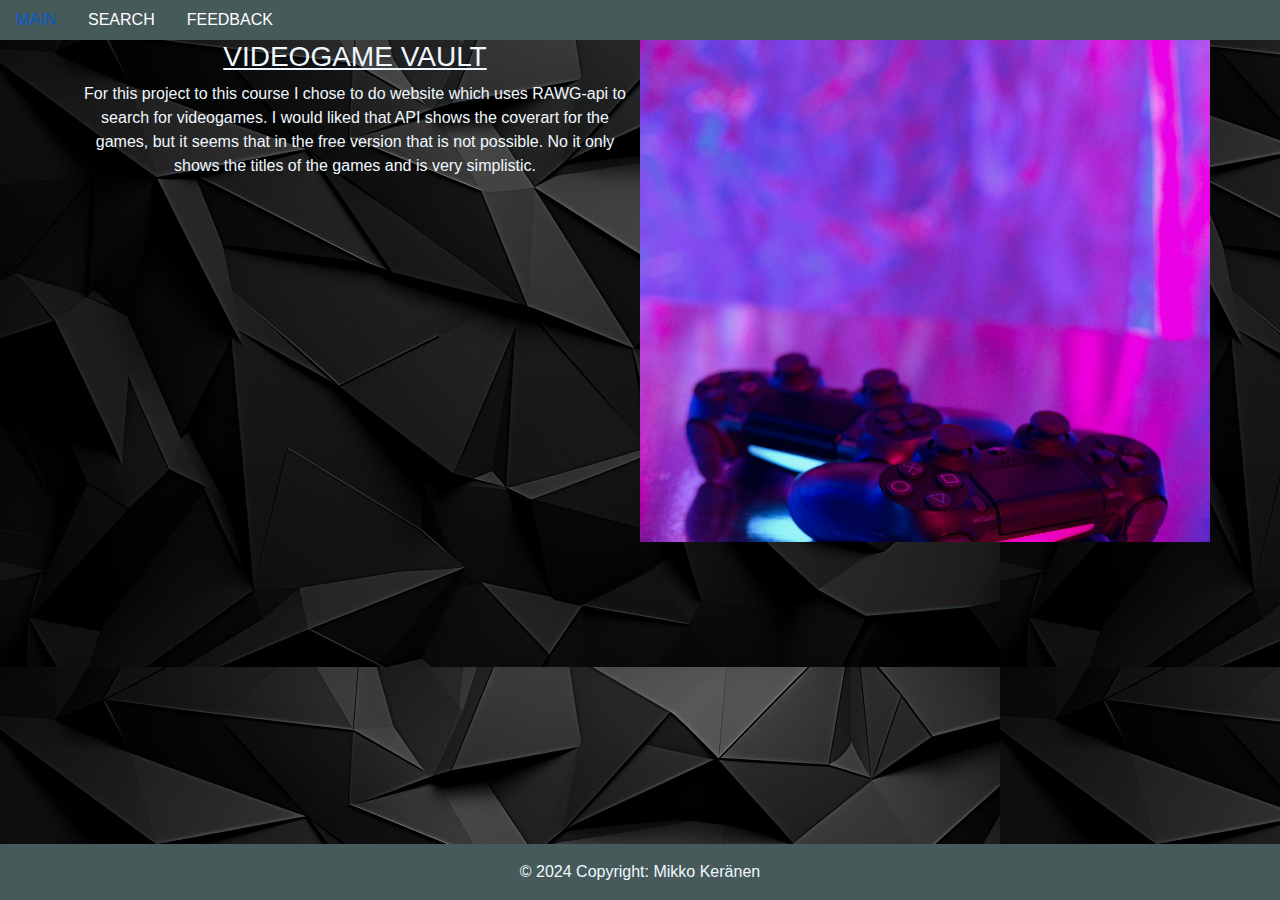
<file: index.html>
<!DOCTYPE html>
<html lang="en">
<head>
    <meta charset="UTF-8">
    <meta name="viewport" content="width=device-width, initial-scale=1.0">
    <title>VIDEOGAME VAULT</title>
    <link href="https://cdn.jsdelivr.net/npm/bootstrap@5.3.3/dist/css/bootstrap.min.css" rel="stylesheet" integrity="sha384-QWTKZyjpPEjISv5WaRU9OFeRpok6YctnYmDr5pNlyT2bRjXh0JMhjY6hW+ALEwIH" crossorigin="anonymous">
    <link href="./css/index.css" rel="stylesheet">
    <style>
        .nav-link {
            color: white; 
        }
    </style>
</head>
<body>
  <ul class="nav" style="background-color: #475a5a">
    <li class="nav-item">
      <a class="nav-link active" aria-current="page" href="./index.html">MAIN</a>
    </li>
    <li class="nav-item">
      <a class="nav-link" href="./gamesearch.html">SEARCH</a>
    </li>
    <li class="nav-item">
      <a class="nav-link" href="./feedback.html">FEEDBACK</a>
    </li>
  </ul>
      </div>
    </div>
</nav>
<div class="container text-center">
  <div class="row">
    <div class="col">
      <h3>VIDEOGAME VAULT</h3>
      <p>
        For this project to this course I chose to do website which uses RAWG-api to search for videogames. I would liked that
        API shows the coverart for the games, but it seems that in the free version that is not possible. No it only shows the 
        titles of the games and is very simplistic.  
      </p>
    </div>
    <div class="col">
    </div>
  </div>
</div>
<footer class="bg-body-tertiary text-center text-lg-start">
  <div class="text-center p-3" style="background-color: #475a5a">
    © 2024 Copyright: Mikko Keränen
  </div>
</footer>
<script src="https://cdn.jsdelivr.net/npm/bootstrap@5.3.3/dist/js/bootstrap.bundle.min.js" integrity="sha384-YvpcrYf0tY3lHB60NNkmXc5s9fDVZLESaAA55NDzOxhy9GkcIdslK1eN7N6jIeHz" crossorigin="anonymous"></script>
<script src="./jscript/index.js"></script>
</body>
</html>
</file>
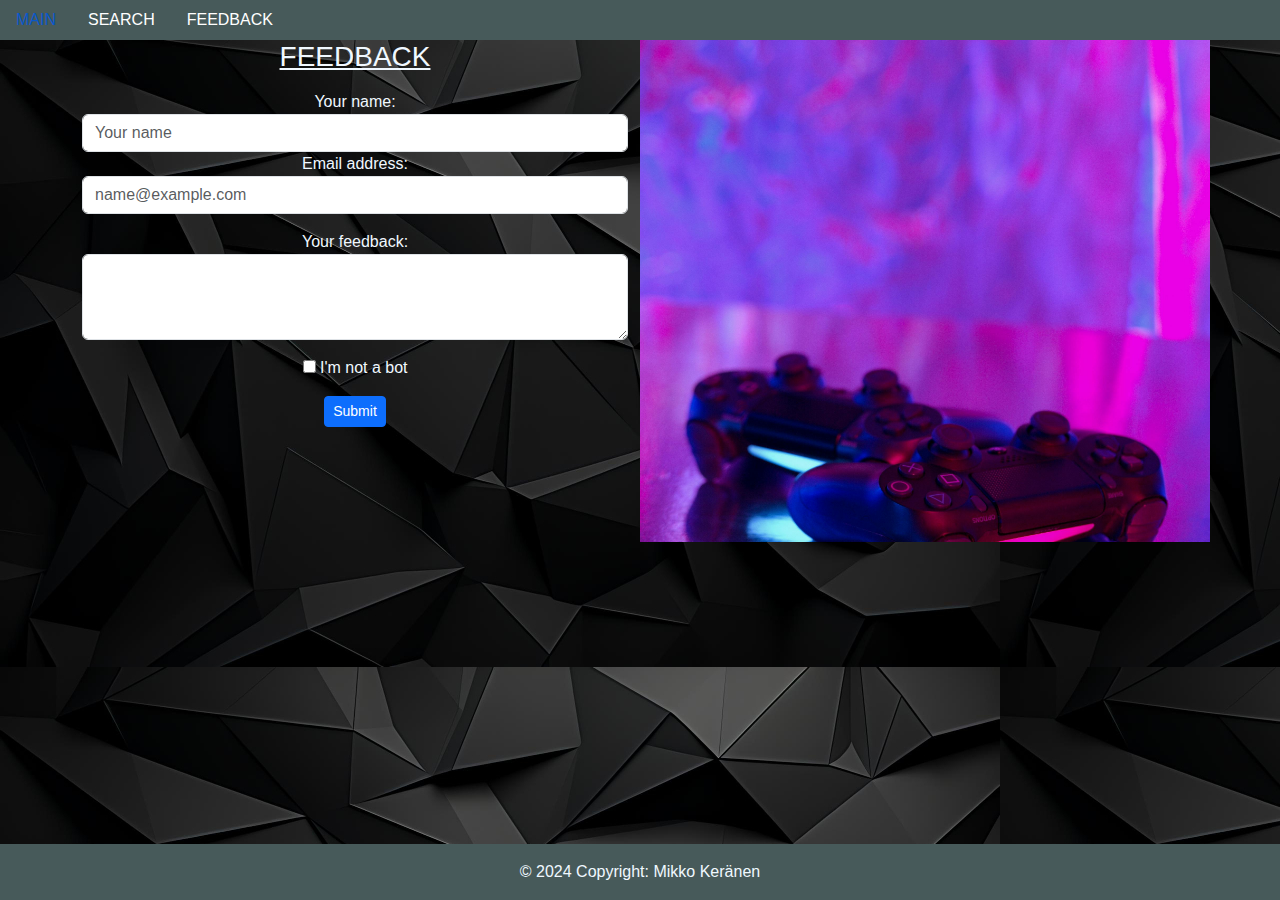
<file: feedback.html>
<!DOCTYPE html>
<html lang="en">
<head>
    <meta charset="UTF-8">
    <meta name="viewport" content="width=device-width, initial-scale=1.0">
    <title>VIDEOGAME VAULT</title>
    <link href="https://cdn.jsdelivr.net/npm/bootstrap@5.3.3/dist/css/bootstrap.min.css" rel="stylesheet" integrity="sha384-QWTKZyjpPEjISv5WaRU9OFeRpok6YctnYmDr5pNlyT2bRjXh0JMhjY6hW+ALEwIH" crossorigin="anonymous">
    <link href="./css/feedback.css" rel="stylesheet">
    <style>
        .nav-link {
            color: white; 
        }
    </style>
</head>
<body>
    <ul class="nav" style="background-color: #475a5a">
        <li class="nav-item">
          <a class="nav-link active" aria-current="page" href="./index.html">MAIN</a>
        </li>
        <li class="nav-item">
          <a class="nav-link" href="./gamesearch.html">SEARCH</a>
        </li>
        <li class="nav-item">
          <a class="nav-link" href="./feedback.html">FEEDBACK</a>
        </li>
      </ul>
          </div>
        </div>
    </nav>
<div class="container text-center">
  <div class="row">
    <div class="col">
      <h3>FEEDBACK</h3>
      <p>
        <form>
          <div class="form-group">
            <label for="exampleFormControlInput1">Your name:</label>
            <input type="name" class="form-control" id="exampleFormControlInput1" placeholder="Your name">
          </div>
          <div class="form-group">
            <label for="exampleFormControlInput1">Email address:</label>
            <input type="email" class="form-control" id="exampleFormControlInput1" placeholder="name@example.com">
          </div>
          <p></p>
          <div class="form-group">
            <label for="exampleFormControlTextarea1">Your feedback:</label>
            <textarea class="form-control" id="exampleFormControlTextarea1" rows="3"></textarea>
          </div>
          <p>
            <div>
              <input type="checkbox" id="bot" name="bot" required />
              <label for="bot">I'm not a bot</label>
            </div>
          </p>
          <p></p>
          <button type="submit" class="btn btn-primary btn-sm">Submit</button>
        </form>
    </div>
    <div class="col">
    </div>
  </div>
</div>
<footer class="bg-body-tertiary text-center text-lg-start">
  <div class="text-center p-3" style="background-color: #475a5a">
    © 2024 Copyright: Mikko Keränen
  </div>
</footer>
<script src="https://cdn.jsdelivr.net/npm/bootstrap@5.3.3/dist/js/bootstrap.bundle.min.js" integrity="sha384-YvpcrYf0tY3lHB60NNkmXc5s9fDVZLESaAA55NDzOxhy9GkcIdslK1eN7N6jIeHz" crossorigin="anonymous"></script>
<script src="./jscript/index.js"></script>
</body>
</html>
</file>
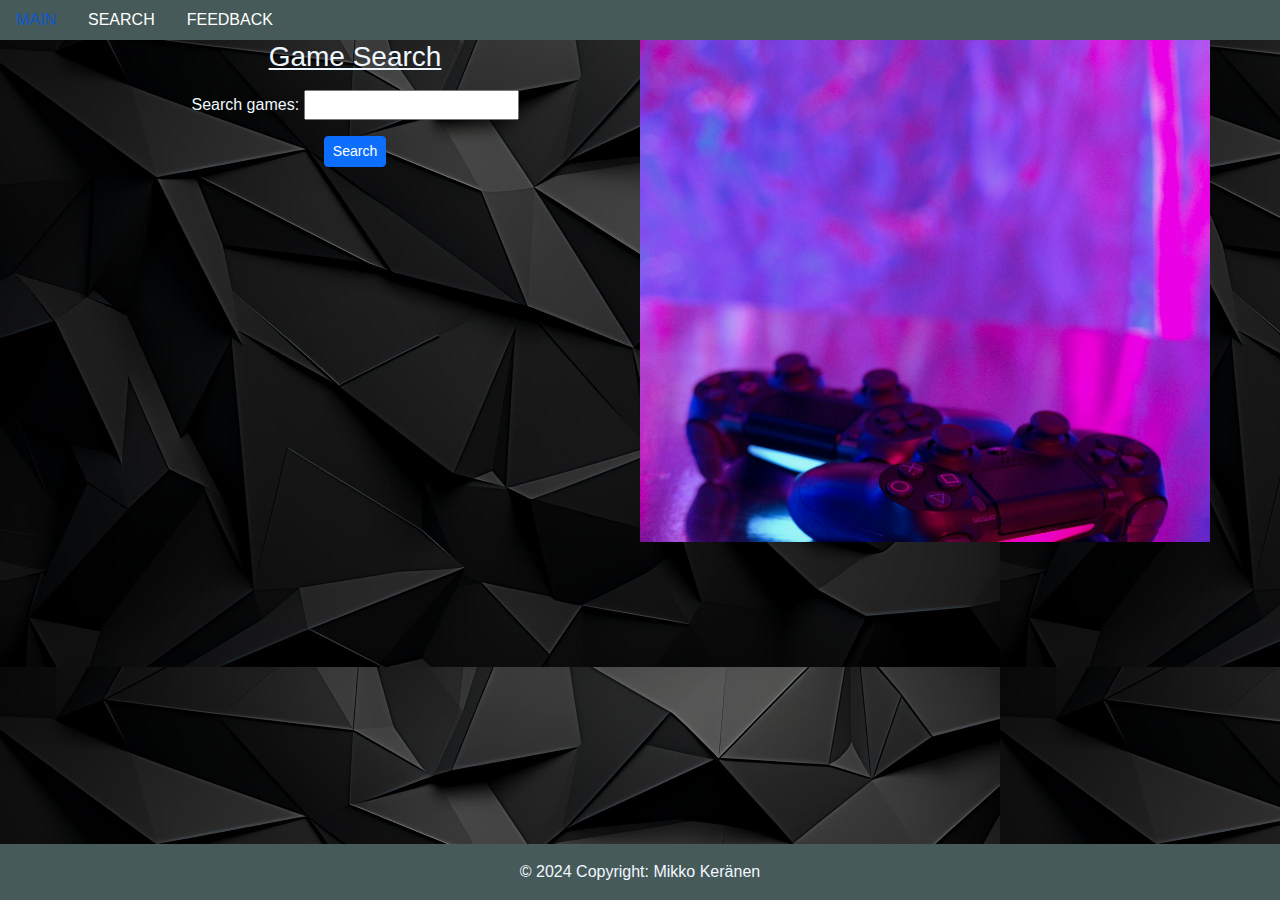
<file: gamesearch.html>
<!DOCTYPE html>
<html lang="en">
<head>
    <meta charset="UTF-8">
    <meta name="viewport" content="width=device-width, initial-scale=1.0">
    <title>VIDEOGAME VAULT</title>
    <link href="https://cdn.jsdelivr.net/npm/bootstrap@5.3.3/dist/css/bootstrap.min.css" rel="stylesheet" integrity="sha384-QWTKZyjpPEjISv5WaRU9OFeRpok6YctnYmDr5pNlyT2bRjXh0JMhjY6hW+ALEwIH" crossorigin="anonymous">
    <link href="./css/feedback.css" rel="stylesheet">
    <style>
        .nav-link {
            color: white; 
        }
    </style>
</head>
<body>
    <ul class="nav" style="background-color: #475a5a">
        <li class="nav-item">
          <a class="nav-link active" aria-current="page" href="./index.html">MAIN</a>
        </li>
        <li class="nav-item">
          <a class="nav-link" href="./gamesearch.html">SEARCH</a>
        </li>
        <li class="nav-item">
          <a class="nav-link" href="./feedback.html">FEEDBACK</a>
        </li>
      </ul>
          </div>
        </div>
    </nav>
  <div class="container text-center">
    <div class="row">
      <div class="col">
        <div class="scrollable"></div>
        <h3>Game Search</h3>
        <p></p>
        <form id="searchForm">
          <label for="searchQuery">Search games:</label>
          <input type="text" id="searchQuery" name="searchQuery">
          <p></p>
          <button type="submit"class="btn btn-primary btn-sm">Search</button>
        </form>
        <ul id="gameList"></ul>
      </div>
      <div class="col">
      </div>
    </div>
  </div>
  <footer class="bg-body-tertiary text-center text-lg-start">
    <div class="text-center p-3" style="background-color: #475a5a">
      © 2024 Copyright: Mikko Keränen
      </div>
  </footer>
    <script src="./jscript/gamesearch.js"></script>
</body>
</html>
</file>
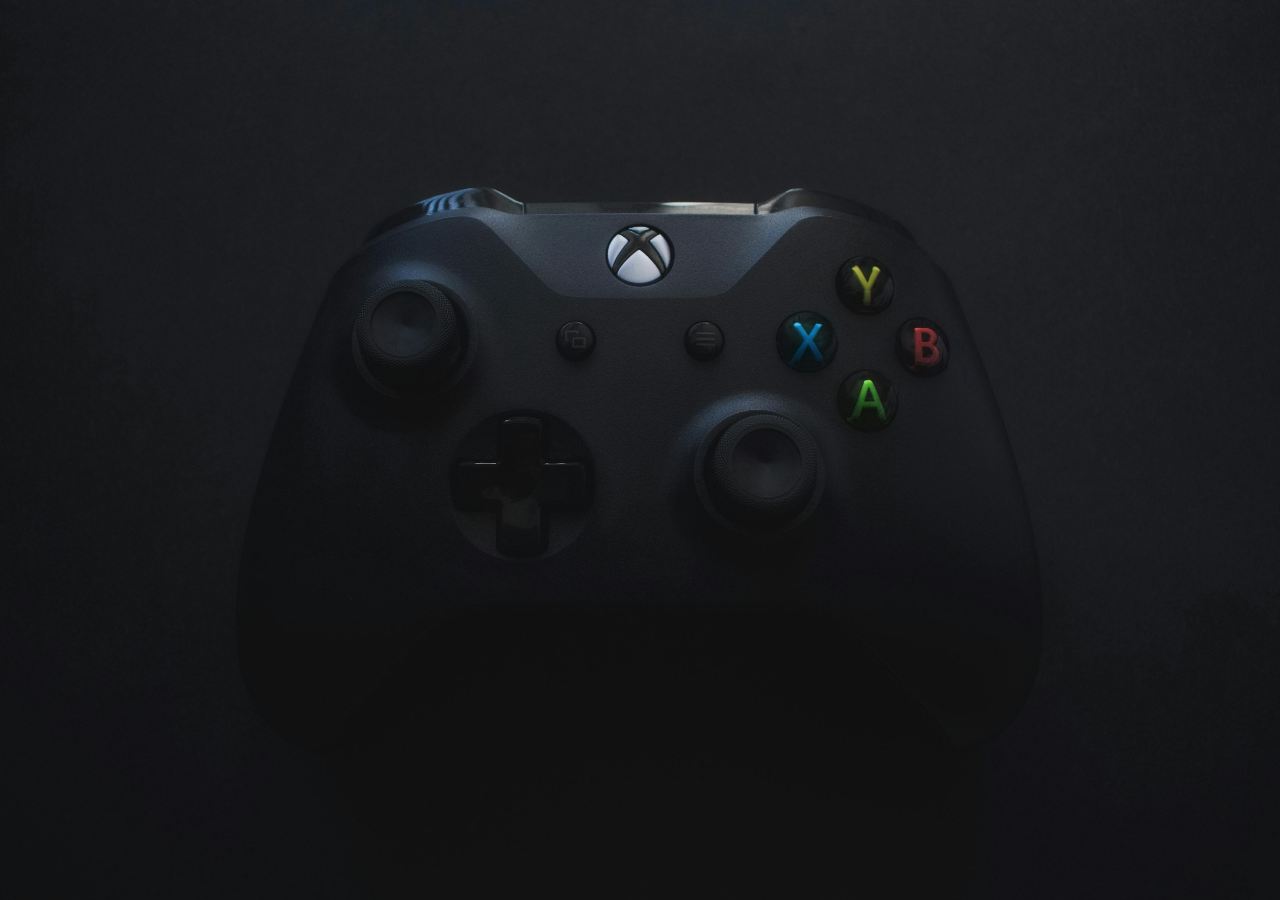
<file: paasivu.html>
<!DOCTYPE html>
<html lang="en">
<head>
    <meta charset="UTF-8">
    <meta name="viewport" content="width=device-width, initial-scale=1.0">
    <link href="./css/paasivu.css" rel="stylesheet">
    <title>VIDEOGAME VAULT</title>
</head>
<body>
    <script src="./jscript/paasivu.js"></script>
</body>
</html>
</file>
<file: css/index.css>
body {
    min-height: 100vh;
    display: flex;
    flex-direction: column;
    font-family: Verdana, Geneva, Tahoma, sans-serif;
    background-image: url(../img/wallpaper.jpg);
    color: aliceblue;

}

footer {
    margin-top: auto;
}

.col:nth-child(2) {
    background-image: url('../img/background_controller.jpg');
    background-position: center;
    background-size: cover;
    height: 502px;
}

h3 {
    text-decoration: underline;
    
}
</file>
<file: css/feedback.css>
body {
    min-height: 100vh;
    display: flex;
    flex-direction: column;
    font-family: Verdana, Geneva, Tahoma, sans-serif;
    background-image: url(../img/wallpaper.jpg);
    color: aliceblue;
}




footer {
    margin-top: auto;
}

.col:nth-child(2) {
    background-image: url('../img/background_controller.jpg');
    background-position: center;
    background-size: cover;
    height: 502px; 
}

h3 {
    text-decoration: underline;
    
}
</file>
<file: css/paasivu.css>
html {
    background: url('../img/controller.jpg') no-repeat center fixed;
    background-size: cover;
}
</file>
